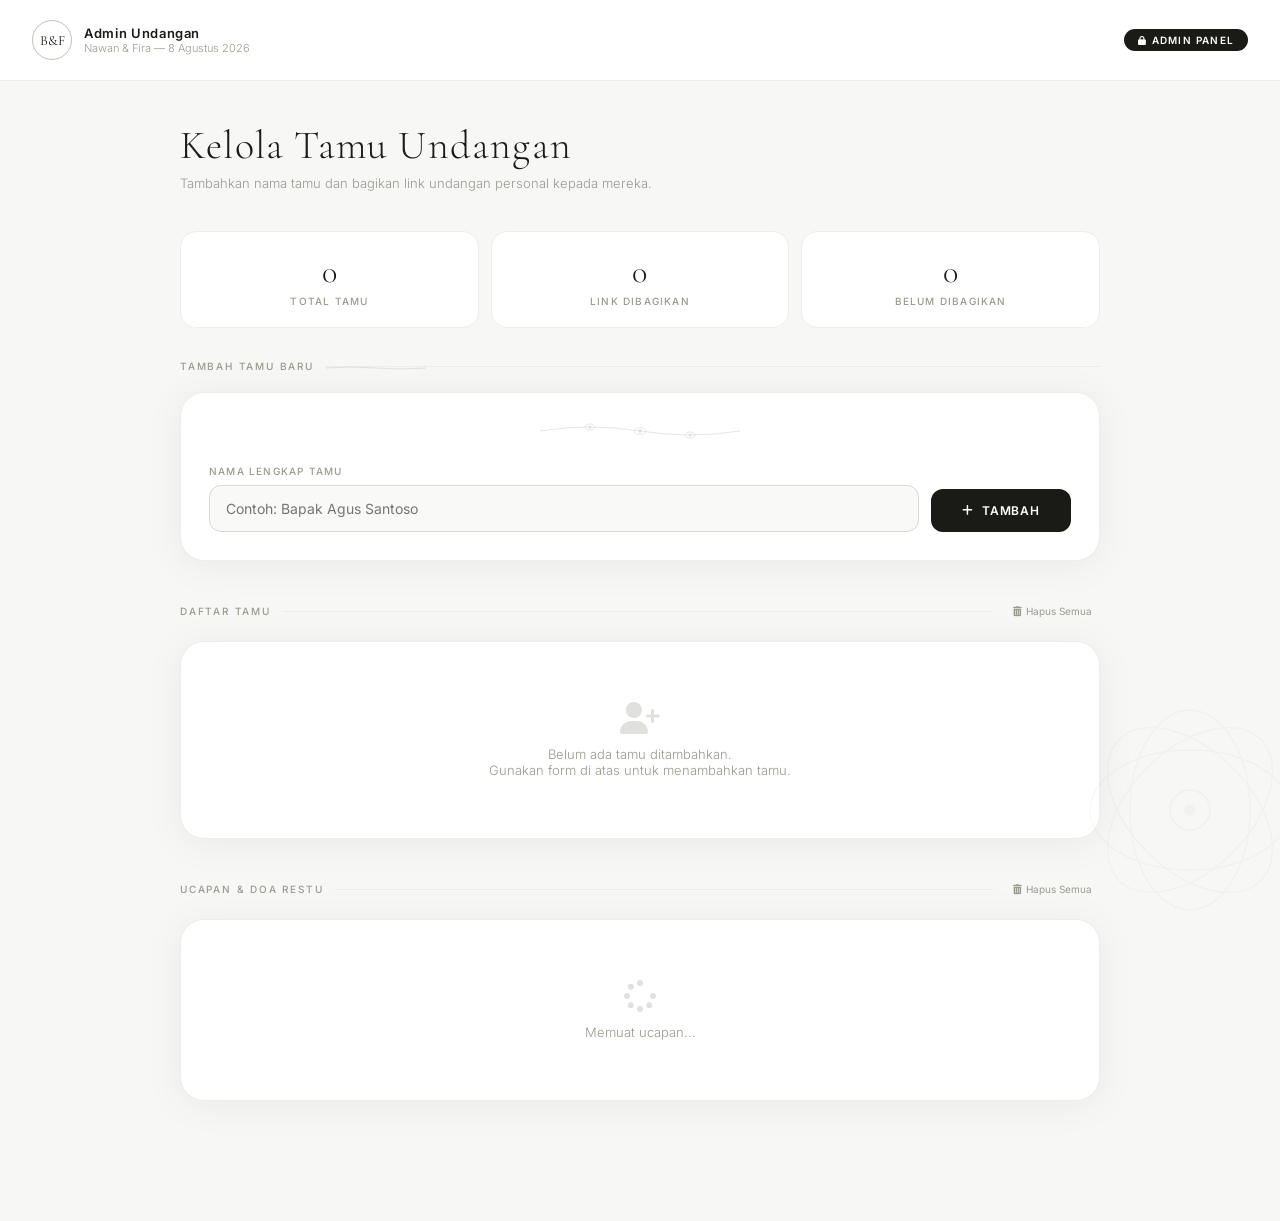
<file: admin.html>
<!DOCTYPE html>
<html lang="id">

<head>
  <meta charset="UTF-8">
  <meta name="viewport" content="width=device-width, initial-scale=1.0">
  <title>Admin — Kelola Tamu Undangan | Nawan & Fira</title>
  <meta name="robots" content="noindex, nofollow">

  <!-- Google Fonts -->
  <link rel="preconnect" href="https://fonts.googleapis.com">
  <link rel="preconnect" href="https://fonts.gstatic.com" crossorigin>
  <link href="https://fonts.googleapis.com/css2?family=Cormorant+Garamond:ital,wght@0,300;0,400;0,500;0,600;1,300;1,400&family=Inter:wght@200;300;400;500;600;700&display=swap" rel="stylesheet">

  <!-- Font Awesome -->
  <link rel="stylesheet" href="https://cdnjs.cloudflare.com/ajax/libs/font-awesome/6.4.0/css/all.min.css">

  <!-- Custom CSS -->
  <link rel="stylesheet" href="css/style.css">

  <style>
    /* ============================================================
       ADMIN PAGE — Inline Styles
       ============================================================ */
    html, body {
      height: 100%;
      background-color: var(--gray-50);
    }

    .admin-header {
      background: var(--white);
      border-bottom: 1px solid var(--gray-100);
      padding: 20px 32px;
      display: flex;
      align-items: center;
      justify-content: space-between;
      position: sticky;
      top: 0;
      z-index: 10;
    }

    .admin-header-logo {
      display: flex;
      align-items: center;
      gap: 12px;
    }

    .admin-header-monogram {
      width: 40px;
      height: 40px;
      border-radius: 50%;
      border: 1.5px solid var(--gray-300);
      display: flex;
      align-items: center;
      justify-content: center;
      font-family: var(--font-title);
      font-size: 14px;
      color: var(--black-soft);
      font-weight: 400;
    }

    .admin-header-title {
      font-family: var(--font-body);
      font-size: 13px;
      font-weight: 600;
      color: var(--black-soft);
      letter-spacing: 0.05em;
    }

    .admin-header-subtitle {
      font-size: 11px;
      color: var(--gray-400);
      font-weight: 300;
    }

    .admin-header-badge {
      background: var(--black-soft);
      color: var(--white);
      border-radius: 20px;
      padding: 5px 14px;
      font-size: 10px;
      font-weight: 600;
      letter-spacing: 0.12em;
      text-transform: uppercase;
    }

    .main-content {
      max-width: 960px;
      margin: 0 auto;
      padding: 40px 20px 80px;
    }

    .page-title {
      font-family: var(--font-title);
      font-size: 2.5rem;
      font-weight: 300;
      color: var(--black-soft);
      letter-spacing: 0.03em;
      margin-bottom: 6px;
    }

    .page-subtitle {
      font-size: 13px;
      color: var(--gray-400);
      font-weight: 300;
      margin-bottom: 40px;
    }

    /* Floral section divider */
    .floral-header-row {
      display: flex;
      align-items: center;
      gap: 12px;
      margin-bottom: 20px;
    }

    .floral-header-row .section-label {
      font-size: 10px;
      text-transform: uppercase;
      letter-spacing: 0.18em;
      color: var(--gray-400);
      font-weight: 500;
      white-space: nowrap;
    }

    .floral-header-row .divider-line {
      flex: 1;
      height: 1px;
      background: var(--gray-100);
    }

    /* Link result box */
    #link-result-box {
      display: none;
      flex-direction: column;
      gap: 12px;
      margin-top: 16px;
    }

    #link-result-box.visible { display: flex; }

    /* Guest list table */
    .guests-table {
      width: 100%;
      border-collapse: collapse;
    }

    .guests-table th {
      font-size: 10px;
      text-transform: uppercase;
      letter-spacing: 0.12em;
      color: var(--gray-400);
      font-weight: 500;
      padding: 12px 16px;
      text-align: left;
      border-bottom: 1px solid var(--gray-100);
      background: var(--gray-50);
    }

    .guests-table td {
      padding: 14px 16px;
      font-size: 13px;
      color: var(--black-soft);
      border-bottom: 1px solid var(--gray-100);
      vertical-align: middle;
    }

    .guests-table tr:last-child td { border-bottom: none; }

    .guests-table tr:hover td { background: var(--gray-50); }

    .guests-table .guest-name-cell {
      font-weight: 500;
      font-family: var(--font-title);
      font-size: 15px;
    }

    .guests-table .link-cell {
      font-family: monospace;
      font-size: 11px;
      color: var(--gray-500);
      max-width: 260px;
      overflow: hidden;
      text-overflow: ellipsis;
      white-space: nowrap;
    }

    .guests-table .action-cell {
      display: flex;
      gap: 8px;
      align-items: center;
    }

    .btn-icon {
      width: 34px;
      height: 34px;
      border-radius: 8px;
      border: 1px solid var(--gray-200);
      background: var(--white);
      display: inline-flex;
      align-items: center;
      justify-content: center;
      font-size: 12px;
      color: var(--gray-600);
      cursor: pointer;
      transition: all 0.15s;
    }

    .btn-icon:hover { background: var(--gray-50); border-color: var(--gray-400); color: var(--black-soft); }
    .btn-icon.danger:hover { background: #FEF2F2; border-color: #FECACA; color: #DC2626; }
    .btn-icon.wa:hover { background: #F0FDF4; border-color: #BBF7D0; color: #16A34A; }

    /* Empty state */
    .empty-state {
      text-align: center;
      padding: 60px 20px;
      color: var(--gray-400);
    }

    .empty-state i { font-size: 32px; margin-bottom: 12px; opacity: 0.3; }
    .empty-state p { font-size: 13px; font-weight: 300; }

    /* Toast admin */
    .admin-toast {
      position: fixed;
      bottom: 24px;
      right: 24px;
      background: var(--black-soft);
      color: var(--white);
      border-radius: 12px;
      padding: 12px 20px;
      font-size: 12px;
      font-weight: 500;
      letter-spacing: 0.03em;
      transform: translateY(80px);
      opacity: 0;
      transition: all 0.3s cubic-bezier(0.175, 0.885, 0.32, 1.275);
      z-index: 1000;
      display: flex;
      align-items: center;
      gap: 8px;
    }

    .admin-toast.visible { transform: translateY(0); opacity: 1; }

    /* Stats bar */
    .stats-bar {
      display: grid;
      grid-template-columns: repeat(3, 1fr);
      gap: 12px;
      margin-bottom: 32px;
    }

    .stat-card {
      background: var(--white);
      border: 1px solid var(--gray-100);
      border-radius: 16px;
      padding: 20px;
      text-align: center;
    }

    .stat-number {
      font-family: var(--font-title);
      font-size: 2rem;
      font-weight: 300;
      color: var(--black-soft);
      display: block;
    }

    .stat-label {
      font-size: 10px;
      text-transform: uppercase;
      letter-spacing: 0.12em;
      color: var(--gray-400);
      font-weight: 500;
      display: block;
      margin-top: 4px;
    }

    /* Floral SVG watermark */
    .page-watermark {
      position: fixed;
      bottom: -60px;
      right: -60px;
      width: 300px;
      height: 300px;
      opacity: 0.025;
      pointer-events: none;
    }

    /* Input group */
    .input-row {
      display: flex;
      gap: 12px;
      align-items: flex-end;
    }

    .input-row .input-wrap { flex: 1; }

    @media (max-width: 600px) {
      .input-row { flex-direction: column; }
      .stats-bar { grid-template-columns: 1fr; }
      .admin-header { padding: 16px 20px; }
      .main-content { padding: 24px 16px 80px; }
      .page-title { font-size: 1.8rem; }
      .guests-table .link-cell { display: none; }
    }
  </style>
</head>

<body>

  <!-- Floral watermark background -->
  <svg class="page-watermark" viewBox="0 0 300 300" fill="none">
    <ellipse cx="150" cy="150" rx="100" ry="60" stroke="#1A1A17" stroke-width="1.5" transform="rotate(0 150 150)"/>
    <ellipse cx="150" cy="150" rx="100" ry="60" stroke="#1A1A17" stroke-width="1.5" transform="rotate(45 150 150)"/>
    <ellipse cx="150" cy="150" rx="100" ry="60" stroke="#1A1A17" stroke-width="1.5" transform="rotate(90 150 150)"/>
    <ellipse cx="150" cy="150" rx="100" ry="60" stroke="#1A1A17" stroke-width="1.5" transform="rotate(135 150 150)"/>
    <circle cx="150" cy="150" r="20" stroke="#1A1A17" stroke-width="2" fill="none"/>
    <circle cx="150" cy="150" r="6" fill="#1A1A17"/>
  </svg>

  <!-- Header -->
  <header class="admin-header">
    <div class="admin-header-logo">
      <div class="admin-header-monogram">B&F</div>
      <div>
        <div class="admin-header-title">Admin Undangan</div>
        <div class="admin-header-subtitle">Nawan & Fira — 8 Agustus 2026</div>
      </div>
    </div>
    <div class="admin-header-badge">
      <i class="fas fa-lock mr-1" style="font-size:9px;"></i> Admin Panel
    </div>
  </header>

  <!-- Main Content -->
  <main class="main-content">

    <!-- Page Title -->
    <div style="margin-bottom: 32px;">
      <h1 class="page-title">Kelola Tamu Undangan</h1>
      <p class="page-subtitle">Tambahkan nama tamu dan bagikan link undangan personal kepada mereka.</p>
    </div>

    <!-- Stats Bar -->
    <div class="stats-bar">
      <div class="stat-card">
        <span class="stat-number" id="stat-total">0</span>
        <span class="stat-label">Total Tamu</span>
      </div>
      <div class="stat-card">
        <span class="stat-number" id="stat-shared">0</span>
        <span class="stat-label">Link Dibagikan</span>
      </div>
      <div class="stat-card">
        <span class="stat-number" id="stat-pending">0</span>
        <span class="stat-label">Belum Dibagikan</span>
      </div>
    </div>

    <!-- ─── Add Guest Form ─── -->
    <div class="floral-header-row">
      <span class="section-label">Tambah Tamu Baru</span>
      <div class="divider-line">
        <svg viewBox="0 0 100 4" width="100" height="4" style="display:block;">
          <path d="M0,2 Q25,0 50,2 Q75,4 100,2" stroke="var(--gray-200)" stroke-width="0.8" fill="none"/>
        </svg>
      </div>
    </div>

    <div class="admin-card" style="padding: 28px; margin-bottom: 40px;">
      <!-- Decorative floral line -->
      <div style="display:flex; align-items:center; gap:10px; margin-bottom:24px; opacity:0.5;">
        <svg viewBox="0 0 200 20" width="100%" height="20">
          <path d="M0,10 Q50,2 100,10 Q150,18 200,10" stroke="var(--gray-300)" stroke-width="0.8" fill="none"/>
          <ellipse cx="50" cy="6" rx="5" ry="3" stroke="var(--gray-300)" stroke-width="0.7" fill="none"/>
          <ellipse cx="100" cy="10" rx="6" ry="3.5" stroke="var(--gray-300)" stroke-width="0.7" fill="none"/>
          <ellipse cx="150" cy="14" rx="5" ry="3" stroke="var(--gray-300)" stroke-width="0.7" fill="none"/>
          <circle cx="50" cy="6" r="1.5" fill="var(--gray-300)"/>
          <circle cx="100" cy="10" r="1.8" fill="var(--gray-300)"/>
          <circle cx="150" cy="14" r="1.5" fill="var(--gray-300)"/>
        </svg>
      </div>

      <div class="input-row">
        <div class="input-wrap">
          <label for="input-nama" style="display:block; font-size:10px; text-transform:uppercase; letter-spacing:0.12em; color:var(--gray-400); font-weight:500; margin-bottom:8px;">
            Nama Lengkap Tamu
          </label>
          <input type="text" id="input-nama" class="admin-input" placeholder="Contoh: Bapak Agus Santoso"
            autocomplete="off" autocorrect="off" spellcheck="false">
        </div>
        <div style="min-width:140px;">
          <label style="display:block; font-size:10px; text-transform:uppercase; letter-spacing:0.12em; color:var(--gray-400); font-weight:500; margin-bottom:8px; opacity:0;">
            &nbsp;
          </label>
          <button class="admin-btn-primary" id="btn-add-guest" onclick="addGuest()">
            <i class="fas fa-plus"></i> Tambah
          </button>
        </div>
      </div>

      <!-- Live link preview -->
      <div id="link-result-box" style="margin-top:16px; display:none; flex-direction:column; gap:12px;">
        <div>
          <label style="display:block; font-size:10px; text-transform:uppercase; letter-spacing:0.12em; color:var(--gray-400); font-weight:500; margin-bottom:8px;">
            Preview Link Undangan
          </label>
          <div class="admin-link-preview" id="link-preview-text">
            —
          </div>
        </div>
        <div style="display:grid; grid-template-columns:1fr 1fr; gap:10px;">
          <button class="admin-btn-secondary" id="btn-copy-preview" onclick="copyPreviewLink()">
            <i class="far fa-copy"></i> Salin Link
          </button>
          <button class="btn-wa" id="btn-wa-preview" onclick="sharePreviewWA()">
            <i class="fab fa-whatsapp"></i> Bagikan WA
          </button>
        </div>
      </div>
    </div>

    <!-- ─── Guest List ─── -->
    <div class="floral-header-row">
      <span class="section-label">Daftar Tamu</span>
      <div class="divider-line"></div>
      <button onclick="clearAllGuests()" style="font-size:10px; color:var(--gray-400); background:none; border:none; cursor:pointer; white-space:nowrap; padding:4px 8px; border-radius:6px; transition:all 0.15s; font-family:var(--font-body);" onmouseover="this.style.background='var(--gray-100)'" onmouseout="this.style.background='none'">
        <i class="fas fa-trash-alt" style="margin-right:4px;"></i>Hapus Semua
      </button>
    </div>

    <div class="admin-card" style="overflow:hidden; padding:0;">
      <div id="guest-list-container">
        <!-- Populated by JS -->
      </div>
    </div>

    <!-- ─── Wishes List ─── -->
    <div class="floral-header-row" style="margin-top: 40px;">
      <span class="section-label">Ucapan & Doa Restu</span>
      <div class="divider-line"></div>
      <button onclick="clearAllWishes()" style="font-size:10px; color:var(--gray-400); background:none; border:none; cursor:pointer; white-space:nowrap; padding:4px 8px; border-radius:6px; transition:all 0.15s; font-family:var(--font-body);" onmouseover="this.style.background='var(--gray-100)'" onmouseout="this.style.background='none'">
        <i class="fas fa-trash-alt" style="margin-right:4px;"></i>Hapus Semua
      </button>
    </div>

    <div class="admin-card" style="overflow:hidden; padding:0; margin-bottom: 40px;">
      <div id="wishes-list-container">
        <!-- Populated by JS -->
      </div>
    </div>

  </main>

  <!-- Admin Toast -->
  <div class="admin-toast" id="admin-toast">
    <i class="fas fa-check-circle" style="color: #6EE7B7;"></i>
    <span id="admin-toast-text">Berhasil!</span>
  </div>

  <script>
    // ============================================================
    // ADMIN PANEL SCRIPT
    // ============================================================

    const STORAGE_KEY = 'wedding_admin_guests';
    const BASE_URL = window.location.origin + window.location.pathname.replace('admin.html', 'undangandigital.html');

    // State
    let guests = [];
    let toastTimer = null;

    // ─── Initialize ─────────────────────────────────────────────
    function init() {
      loadGuests();
      renderGuestList();
      updateStats();

      loadWishes();

      // Live link preview on typing
      const nameInput = document.getElementById('input-nama');
      nameInput.addEventListener('input', () => {
        const name = nameInput.value.trim();
        const box = document.getElementById('link-result-box');
        if (name.length > 0) {
          const link = generateLink(name);
          document.getElementById('link-preview-text').textContent = link;
          box.style.display = 'flex';
          box.style.flexDirection = 'column';
        } else {
          box.style.display = 'none';
        }
      });

      // Enter key to add
      nameInput.addEventListener('keydown', (e) => {
        if (e.key === 'Enter') addGuest();
      });
    }

    // ─── Generate personalized link ─────────────────────────────
    function generateLink(name) {
      return BASE_URL + '?to=' + encodeURIComponent(name);
    }

    // ─── Load/Save from localStorage ────────────────────────────
    function loadGuests() {
      guests = JSON.parse(localStorage.getItem(STORAGE_KEY)) || [];
    }

    function saveGuests() {
      localStorage.setItem(STORAGE_KEY, JSON.stringify(guests));
    }

    // ─── Add Guest ───────────────────────────────────────────────
    function addGuest() {
      const nameInput = document.getElementById('input-nama');
      const name = nameInput.value.trim();

      if (!name) {
        showAdminToast('Masukkan nama tamu terlebih dahulu.', true);
        nameInput.focus();
        return;
      }

      // Check duplicate
      if (guests.find(g => g.name.toLowerCase() === name.toLowerCase())) {
        showAdminToast('Nama tamu ini sudah ada dalam daftar.', true);
        return;
      }

      const newGuest = {
        id: Date.now(),
        name: name,
        link: generateLink(name),
        shared: false,
        addedAt: new Date().toLocaleDateString('id-ID', { day:'numeric', month:'short', year:'numeric' })
      };

      guests.unshift(newGuest);
      saveGuests();
      renderGuestList();
      updateStats();

      // Reset
      nameInput.value = '';
      document.getElementById('link-result-box').style.display = 'none';
      nameInput.focus();

      showAdminToast(`✓ ${name} berhasil ditambahkan!`);
    }

    // ─── Copy preview link ───────────────────────────────────────
    function copyPreviewLink() {
      const link = document.getElementById('link-preview-text').textContent;
      if (!link || link === '—') return;
      navigator.clipboard.writeText(link).then(() => {
        showAdminToast('Link berhasil disalin!');
      });
    }

    // ─── Share preview link via WA ───────────────────────────────
    function sharePreviewWA() {
      const link = document.getElementById('link-preview-text').textContent;
      const name = document.getElementById('input-nama').value.trim() || 'Tamu';
      if (!link || link === '—') return;
      const msg = `Assalamu'alaikum ${name},\n\nKami mengundang Anda untuk menghadiri pernikahan kami:\n\nNawan & Fira\nSabtu, 5 September 2026\n\nSilakan buka undangan online Anda di sini:\n${link}\n\nMerupakan suatu kehormatan jika Anda berkenan hadir.`;
      window.open('https://wa.me/?text=' + encodeURIComponent(msg), '_blank');
    }

    // ─── Copy link for a specific guest ─────────────────────────
    function copyGuestLink(id) {
      const guest = guests.find(g => g.id === id);
      if (!guest) return;
      navigator.clipboard.writeText(guest.link).then(() => {
        // Mark as shared
        guest.shared = true;
        saveGuests();
        renderGuestList();
        updateStats();
        showAdminToast('Link disalin — tandai sebagai dibagikan.');
      });
    }

    // ─── Share via WhatsApp for a specific guest ─────────────────
    function shareGuestWA(id) {
      const guest = guests.find(g => g.id === id);
      if (!guest) return;
      const msg = `Assalamu'alaikum ${guest.name},\n\nKami mengundang Anda untuk menghadiri pernikahan kami:\n\nNawan & Fira\nSabtu, 5 September 2026\n\nSilakan buka undangan online Anda di sini:\n${guest.link}\n\nMerupakan suatu kehormatan jika Anda berkenan hadir.`;
      window.open('https://wa.me/?text=' + encodeURIComponent(msg), '_blank');
      // Mark as shared
      guest.shared = true;
      saveGuests();
      renderGuestList();
      updateStats();
    }

    // ─── Toggle shared status ────────────────────────────────────
    function toggleShared(id) {
      const guest = guests.find(g => g.id === id);
      if (!guest) return;
      guest.shared = !guest.shared;
      saveGuests();
      renderGuestList();
      updateStats();
    }

    // ─── Remove Guest ────────────────────────────────────────────
    function removeGuest(id) {
      const guest = guests.find(g => g.id === id);
      if (!confirm(`Hapus tamu "${guest ? guest.name : ''}" dari daftar?`)) return;
      guests = guests.filter(g => g.id !== id);
      saveGuests();
      renderGuestList();
      updateStats();
      showAdminToast('Tamu dihapus dari daftar.');
    }

    // ─── Clear All ───────────────────────────────────────────────
    function clearAllGuests() {
      if (guests.length === 0) return;
      if (!confirm('Hapus semua tamu dari daftar? Tindakan ini tidak dapat dibatalkan.')) return;
      guests = [];
      saveGuests();
      renderGuestList();
      updateStats();
      showAdminToast('Semua tamu dihapus.');
    }

    // ─── Render Guest List ───────────────────────────────────────
    function renderGuestList() {
      const container = document.getElementById('guest-list-container');

      if (guests.length === 0) {
        container.innerHTML = `
          <div class="empty-state">
            <i class="fas fa-user-plus"></i>
            <p>Belum ada tamu ditambahkan.<br>Gunakan form di atas untuk menambahkan tamu.</p>
          </div>
        `;
        return;
      }

      const rows = guests.map(g => `
        <tr>
          <td>
            <div class="guest-name-cell">${escapeHtml(g.name)}</div>
            <div style="font-size:10px; color:var(--gray-400); margin-top:2px;">${g.addedAt}</div>
          </td>
          <td class="link-cell">${escapeHtml(g.link)}</td>
          <td>
            <span style="
              display:inline-flex; align-items:center; gap:4px;
              font-size:10px; font-weight:500; padding:3px 10px; border-radius:20px;
              cursor:pointer; transition: all 0.15s;
              background: ${g.shared ? 'var(--black-soft)' : 'var(--gray-100)'};
              color: ${g.shared ? 'var(--white)' : 'var(--gray-500)'};
              border: 1px solid ${g.shared ? 'var(--black-soft)' : 'var(--gray-200)'};
            " onclick="toggleShared(${g.id})" title="Klik untuk ubah status">
              ${g.shared ? '<i class="fas fa-check" style="font-size:8px;"></i> Dibagikan' : '<i class="fas fa-clock" style="font-size:8px;"></i> Belum'}
            </span>
          </td>
          <td>
            <div class="action-cell">
              <button class="btn-icon" onclick="copyGuestLink(${g.id})" title="Salin Link">
                <i class="far fa-copy"></i>
              </button>
              <button class="btn-icon wa" onclick="shareGuestWA(${g.id})" title="Bagikan ke WhatsApp">
                <i class="fab fa-whatsapp"></i>
              </button>
              <button class="btn-icon danger" onclick="removeGuest(${g.id})" title="Hapus Tamu">
                <i class="fas fa-trash-alt"></i>
              </button>
            </div>
          </td>
        </tr>
      `).join('');

      container.innerHTML = `
        <table class="guests-table">
          <thead>
            <tr>
              <th>Nama Tamu</th>
              <th class="link-cell" style="display:table-cell;">Link Undangan</th>
              <th>Status</th>
              <th>Aksi</th>
            </tr>
          </thead>
          <tbody>${rows}</tbody>
        </table>
      `;
    }

    // ─── Update Stats ────────────────────────────────────────────
    function updateStats() {
      const total = guests.length;
      const shared = guests.filter(g => g.shared).length;
      const pending = total - shared;

      document.getElementById('stat-total').textContent = total;
      document.getElementById('stat-shared').textContent = shared;
      document.getElementById('stat-pending').textContent = pending;
    }

    // ─── Toast Notification ──────────────────────────────────────
    function showAdminToast(msg, isError = false) {
      const toast = document.getElementById('admin-toast');
      const text  = document.getElementById('admin-toast-text');
      const icon  = toast.querySelector('i');

      text.textContent = msg;
      icon.style.color = isError ? '#FCA5A5' : '#6EE7B7';

      toast.classList.add('visible');
      if (toastTimer) clearTimeout(toastTimer);
      toastTimer = setTimeout(() => toast.classList.remove('visible'), 2800);
    }

    // ─── Escape HTML ─────────────────────────────────────────────
    function escapeHtml(str) {
      if (!str) return '';
      const div = document.createElement('div');
      div.textContent = str;
      return div.innerHTML;
    }

    // ============================================================
    // WISHES ADMIN — server-side via wishes.php
    // ============================================================
    const WISHES_API = 'wishes.php';
    let wishes = [];

    function loadWishes() {
      const container = document.getElementById('wishes-list-container');
      if (container) container.innerHTML = '<div class="empty-state"><i class="fas fa-spinner fa-spin"></i><p>Memuat ucapan...</p></div>';
      
      fetch(`${WISHES_API}?action=list&t=${Date.now()}`)
        .then(r => r.json())
        .then(res => {
          if (res.success) {
            wishes = res.data;
            renderWishesList();
          }
        })
        .catch(() => {
          showAdminToast('Gagal memuat ucapan dari server.', true);
        });
    }

    function removeWish(id) {
      if (!confirm('Hapus ucapan ini?')) return;
      fetch(`${WISHES_API}?action=delete&id=${encodeURIComponent(id)}`, { method: 'DELETE' })
        .then(r => r.json())
        .then(res => {
          if (res.success) {
            loadWishes();
            showAdminToast('Ucapan dihapus.');
          } else {
            showAdminToast('Gagal menghapus ucapan.', true);
          }
        })
        .catch(() => showAdminToast('Gagal menghapus ucapan.', true));
    }

    function clearAllWishes() {
      if (wishes.length === 0) return;
      if (!confirm('Hapus semua ucapan? Tindakan ini tidak dapat dibatalkan.')) return;
      fetch(`${WISHES_API}?action=clear`, { method: 'DELETE' })
        .then(r => r.json())
        .then(res => {
          if (res.success) {
            wishes = [];
            renderWishesList();
            showAdminToast('Semua ucapan dihapus.');
          }
        })
        .catch(() => showAdminToast('Gagal menghapus.', true));
    }

    function renderWishesList() {
      const container = document.getElementById('wishes-list-container');
      if (wishes.length === 0) {
        container.innerHTML = `
          <div class="empty-state">
            <i class="fas fa-comment-slash"></i>
            <p>Belum ada ucapan &amp; doa restu.</p>
          </div>
        `;
        return;
      }

      const rows = wishes.map((w) => `
        <tr>
          <td>
            <div class="guest-name-cell">${escapeHtml(w.nama)}</div>
            <div style="font-size:10px; color:var(--gray-400); margin-top:2px;">${escapeHtml(w.waktu)}</div>
            ${w.wa ? `<div style="font-size:10px; color:var(--gray-500); margin-top:2px;"><i class="fab fa-whatsapp" style="color:#25D366;"></i> ${escapeHtml(w.wa)}</div>` : ''}
          </td>
          <td>
            <span style="display:inline-flex; align-items:center; gap:4px; font-size:10px; font-weight:500; padding:3px 10px; border-radius:20px; background: ${w.kehadiran === 'hadir' ? 'var(--black-soft)' : 'var(--gray-100)'}; color: ${w.kehadiran === 'hadir' ? 'var(--white)' : 'var(--gray-500)'}; border: 1px solid ${w.kehadiran === 'hadir' ? 'var(--black-soft)' : 'var(--gray-200)'};">
              ${w.kehadiran === 'hadir' ? 'Hadir' : 'Berhalangan'}
            </span>
          </td>
          <td style="font-size:12px; line-height: 1.5; color:var(--gray-600); max-width: 300px;">
            ${escapeHtml(w.ucapan)}
          </td>
          <td>
            <div class="action-cell">
              <button class="btn-icon danger" onclick="removeWish('${escapeHtml(w.id)}')" title="Hapus Ucapan">
                <i class="fas fa-trash-alt"></i>
              </button>
            </div>
          </td>
        </tr>
      `).join('');

      container.innerHTML = `
        <table class="guests-table">
          <thead>
            <tr>
              <th>Nama Tamu</th>
              <th>Kehadiran</th>
              <th>Ucapan</th>
              <th>Aksi</th>
            </tr>
          </thead>
          <tbody>${rows}</tbody>
        </table>
      `;
    }

    // ─── Boot ────────────────────────────────────────────────────
    init();
  </script>


</body>

</html>
</file>
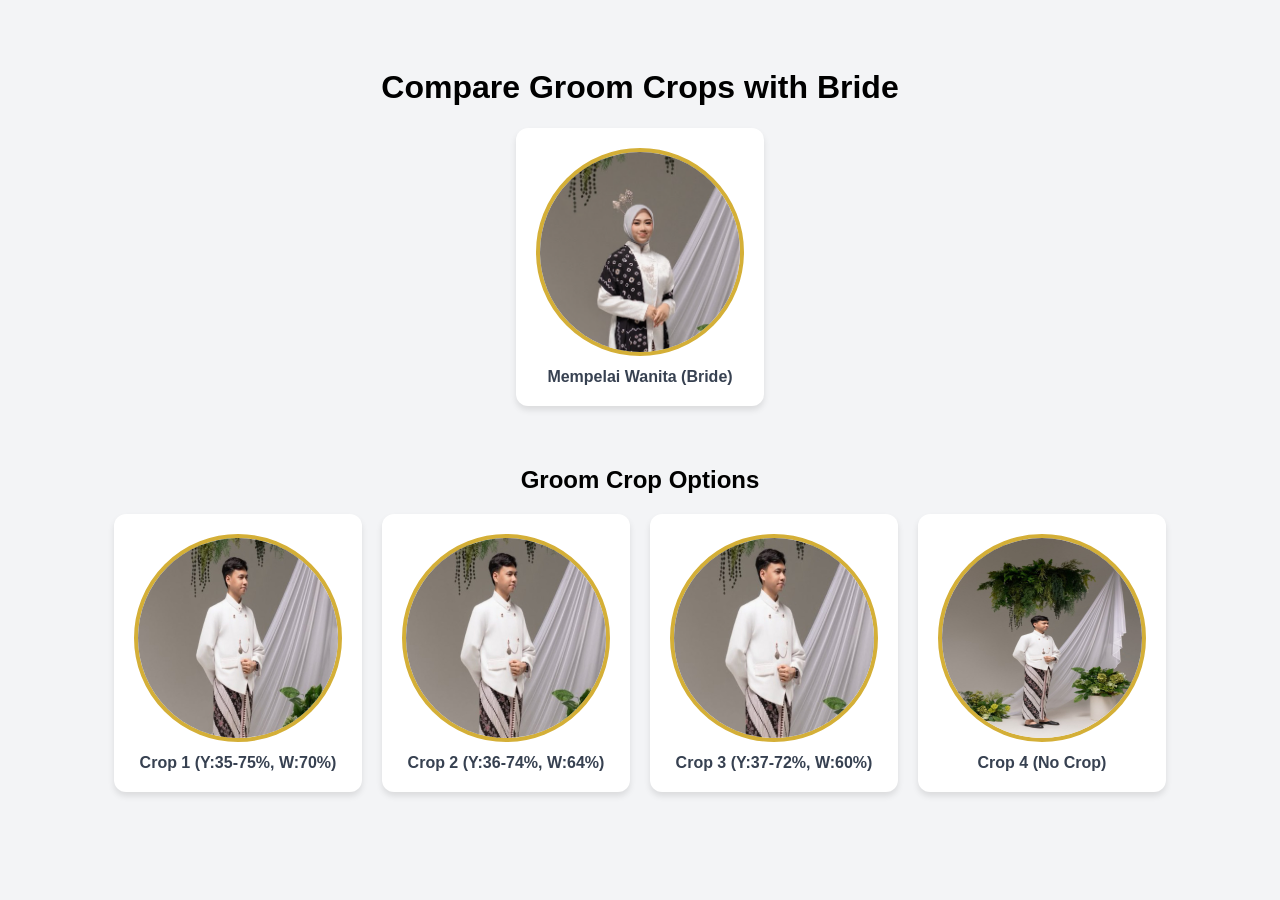
<file: test_crops.html>
<!DOCTYPE html>
<html>
<head>
  <style>
    body {
      background-color: #f3f4f6;
      font-family: sans-serif;
      padding: 40px;
      display: flex;
      flex-direction: column;
      align-items: center;
    }
    .container {
      display: flex;
      gap: 20px;
      margin-bottom: 40px;
    }
    .card {
      background: white;
      padding: 20px;
      border-radius: 12px;
      box-shadow: 0 4px 6px rgba(0,0,0,0.1);
      display: flex;
      flex-direction: column;
      align-items: center;
    }
    .profile-ring {
      width: 200px;
      height: 200px;
      border-radius: 50%;
      overflow: hidden;
      border: 4px solid #d4af37;
      margin-bottom: 12px;
    }
    .profile-ring img {
      width: 100%;
      height: 100%;
      object-cover: cover;
      object-fit: cover;
    }
    h3 {
      margin: 0;
      font-size: 16px;
      color: #374151;
    }
  </style>
</head>
<body>
  <h1>Compare Groom Crops with Bride</h1>
  <div class="container">
    <div class="card">
      <div class="profile-ring">
        <img src="images/bride.jpg" />
      </div>
      <h3>Mempelai Wanita (Bride)</h3>
    </div>
  </div>

  <h2>Groom Crop Options</h2>
  <div class="container">
    <div class="card">
      <div class="profile-ring">
        <img src="images/test_crop1.jpg" />
      </div>
      <h3>Crop 1 (Y:35-75%, W:70%)</h3>
    </div>
    <div class="card">
      <div class="profile-ring">
        <img src="images/test_crop2.jpg" />
      </div>
      <h3>Crop 2 (Y:36-74%, W:64%)</h3>
    </div>
    <div class="card">
      <div class="profile-ring">
        <img src="images/test_crop3.jpg" />
      </div>
      <h3>Crop 3 (Y:37-72%, W:60%)</h3>
    </div>
    <div class="card">
      <div class="profile-ring">
        <img src="images/test_crop4.jpg" />
      </div>
      <h3>Crop 4 (No Crop)</h3>
    </div>
  </div>
</body>
</html>
</file>
<file: css/style.css>
/* style.css - Elegant Black & White Floral Wedding Theme */

/* Google Fonts Import */
@import url('https://fonts.googleapis.com/css2?family=Cormorant+Garamond:ital,wght@0,300;0,400;0,500;0,600;0,700;1,300;1,400;1,500&family=Inter:wght@200;300;400;500;600;700&display=swap');

/* ============================================================
   CSS VARIABLES — Elegant Monochrome Palette
   ============================================================ */
:root {
  /* Whites & Creams */
  --white:       #FFFFFF;
  --off-white:   #F9F9F7;
  --warm-white:  #F4F3F0;

  /* Grays */
  --gray-50:     #F7F7F6;
  --gray-100:    #EDEDE9;
  --gray-200:    #D9D9D3;
  --gray-300:    #C2C2BA;
  --gray-400:    #9A9A90;
  --gray-500:    #72726A;
  --gray-600:    #4F4F47;
  --gray-700:    #3A3A33;

  /* Blacks */
  --black-soft:  #1A1A17;
  --black:       #0D0D0B;

  /* Accent — Pure white shimmer & near-black */
  --accent-light: rgba(255,255,255,0.85);
  --accent-dark:  rgba(20,20,18,0.9);

  /* Glass */
  --glass-bg:     rgba(249, 249, 247, 0.75);
  --glass-border: rgba(26, 26, 23, 0.12);
  --glass-nav-bg: rgba(249, 249, 247, 0.70);

  /* Typography */
  --font-title: 'Cormorant Garamond', serif;
  --font-body:  'Inter', sans-serif;

  /* Floral accent color (subtle warm gray) */
  --floral-stroke: rgba(58, 58, 51, 0.25);
}

/* ============================================================
   RESET & BASE
   ============================================================ */
*, *::before, *::after {
  box-sizing: border-box;
  margin: 0;
  padding: 0;
}

body {
  font-family: var(--font-body);
  background-color: var(--off-white);
  color: var(--black-soft);
  overflow-x: hidden;
  position: relative;
}

/* ============================================================
   CUSTOM SCROLLBAR
   ============================================================ */
::-webkit-scrollbar { width: 6px; }
::-webkit-scrollbar-track { background: var(--gray-100); }
::-webkit-scrollbar-thumb {
  background: var(--gray-400);
  border-radius: 3px;
}
::-webkit-scrollbar-thumb:hover { background: var(--gray-600); }

/* ============================================================
   SCROLL PROGRESS BAR
   ============================================================ */
#scroll-progress {
  position: fixed;
  top: 0; left: 0;
  height: 3px;
  background: linear-gradient(90deg, var(--black-soft), var(--gray-500), var(--black-soft));
  width: 0%;
  z-index: 1000;
  transition: width 0.1s ease-out;
}

/* ============================================================
   CUSTOM CURSOR (Desktop)
   ============================================================ */
#custom-cursor {
  width: 26px; height: 26px;
  border: 1.5px solid var(--black-soft);
  border-radius: 50%;
  position: fixed;
  transform: translate(-50%, -50%);
  pointer-events: none;
  z-index: 9999;
  transition: width 0.3s ease, height 0.3s ease, background-color 0.3s ease;
  mix-blend-mode: difference;
  display: none;
}

#custom-cursor-dot {
  width: 5px; height: 5px;
  background-color: var(--black-soft);
  border-radius: 50%;
  position: fixed;
  transform: translate(-50%, -50%);
  pointer-events: none;
  z-index: 9999;
  display: none;
}

@media (min-width: 1024px) {
  body.has-custom-cursor #custom-cursor,
  body.has-custom-cursor #custom-cursor-dot { display: block; }

  body.has-custom-cursor a,
  body.has-custom-cursor button,
  body.has-custom-cursor input,
  body.has-custom-cursor select,
  body.has-custom-cursor textarea,
  body.has-custom-cursor [role="button"] { cursor: none; }
}

.cursor-hover {
  width: 50px !important;
  height: 50px !important;
  background-color: rgba(26, 26, 23, 0.07) !important;
}

/* ============================================================
   TYPOGRAPHY UTILITIES
   ============================================================ */
.font-title { font-family: var(--font-title); }
.font-body  { font-family: var(--font-body); }

/* ============================================================
   GLASSMORPHISM
   ============================================================ */
.glass {
  background: var(--glass-bg);
  backdrop-filter: blur(16px);
  -webkit-backdrop-filter: blur(16px);
  border: 1px solid var(--glass-border);
}

.glass-nav {
  background: var(--glass-nav-bg);
  backdrop-filter: blur(24px);
  -webkit-backdrop-filter: blur(24px);
  border: 1px solid rgba(26,26,23,0.10);
  box-shadow: 0 4px 30px rgba(0,0,0,0.05);
}

/* ============================================================
   COLOR & ACCENT UTILITIES
   ============================================================ */

/* Replaces .text-gold — now elegant near-black */
.text-accent {
  color: var(--black-soft);
  font-weight: 500;
}

/* Main accent gradient — dark to mid gray */
.bg-accent-gradient {
  background: linear-gradient(135deg, var(--black-soft) 0%, var(--gray-600) 100%);
}

/* Border accent */
.border-accent {
  border-color: rgba(26, 26, 23, 0.30);
}

.border-accent-focus:focus {
  border-color: var(--black-soft);
  outline: none;
  box-shadow: 0 0 0 3px rgba(26, 26, 23, 0.10);
}

/* ============================================================
   LOADING & COVER TRANSITIONS
   ============================================================ */
#loading-screen {
  transition: opacity 0.8s cubic-bezier(0.25, 1, 0.5, 1), visibility 0.8s;
}

#cover-screen {
  transition: transform 1.2s cubic-bezier(0.85, 0, 0.15, 1),
              opacity 1.2s cubic-bezier(0.85, 0, 0.15, 1);
}

/* ============================================================
   EQUALIZER VISUALIZER
   ============================================================ */
.equalizer {
  display: flex;
  align-items: flex-end;
  gap: 3px;
  width: 24px;
  height: 20px;
}

.eq-bar {
  width: 3px;
  height: 2px;
  background-color: var(--black-soft);
  border-radius: 2px;
  transition: height 0.1s ease;
}

.eq-bar.animating {
  animation: eqBounce 1.2s ease-in-out infinite alternate;
}

.eq-bar:nth-child(1) { animation-delay: 0.1s; }
.eq-bar:nth-child(2) { animation-delay: 0.3s; }
.eq-bar:nth-child(3) { animation-delay: 0.5s; }
.eq-bar:nth-child(4) { animation-delay: 0.2s; }

@keyframes eqBounce {
  0%   { height: 2px; }
  100% { height: 20px; }
}

/* ============================================================
   FLORAL FLOATING ANIMATIONS
   ============================================================ */
.floating-floral {
  pointer-events: none;
  animation: floatFloral 8s ease-in-out infinite alternate;
}

.floating-floral-delayed {
  pointer-events: none;
  animation: floatFloral 10s ease-in-out infinite alternate-reverse;
  animation-delay: 2s;
}

@keyframes floatFloral {
  0%   { transform: translateY(0) rotate(0deg); }
  100% { transform: translateY(-15px) rotate(5deg); }
}

/* ============================================================
   PETALS CANVAS
   ============================================================ */
#petals-canvas {
  position: fixed;
  top: 0; left: 0;
  width: 100%; height: 100%;
  pointer-events: none;
  z-index: 100;
}

/* ============================================================
   COVER PHOTO ZOOM
   ============================================================ */
.zoom-in-bg {
  animation: zoomInCover 22s ease-out infinite alternate;
}

@keyframes zoomInCover {
  0%   { transform: scale(1); }
  100% { transform: scale(1.08); }
}

/* ============================================================
   LIGHTBOX MODAL
   ============================================================ */
.lightbox-modal {
  display: none;
  position: fixed;
  top: 0; left: 0;
  width: 100%; height: 100%;
  background: rgba(10, 10, 9, 0.96);
  backdrop-filter: blur(10px);
  -webkit-backdrop-filter: blur(10px);
  z-index: 9999;
  justify-content: center;
  align-items: center;
}

.lightbox-content {
  max-width: 90%;
  max-height: 80%;
  transform: scale(0.9);
  transition: transform 0.3s cubic-bezier(0.34, 1.56, 0.64, 1);
}

.lightbox-modal.active .lightbox-content {
  transform: scale(1);
}

/* ============================================================
   FLOATING LABEL ANIMATION
   ============================================================ */
.floating-label-group { position: relative; }

.floating-label-group input:placeholder-shown ~ label,
.floating-label-group textarea:placeholder-shown ~ label {
  font-size: 0.95rem;
  top: 1rem;
  left: 1rem;
  color: var(--gray-500);
  opacity: 0.7;
}

.floating-label-group label,
.floating-label-group input:focus ~ label,
.floating-label-group input:not(:placeholder-shown) ~ label,
.floating-label-group textarea:focus ~ label,
.floating-label-group textarea:not(:placeholder-shown) ~ label {
  position: absolute;
  left: 1rem;
  top: 0.25rem;
  font-size: 0.75rem;
  color: var(--black-soft);
  opacity: 1;
  transition: all 0.2s ease;
  pointer-events: none;
}

.floating-label-group input,
.floating-label-group textarea {
  padding-top: 1.5rem;
  padding-bottom: 0.5rem;
}

/* ============================================================
   TIMELINE
   ============================================================ */
.timeline-line {
  background: linear-gradient(180deg, var(--black-soft) 0%, rgba(26,26,23,0.08) 100%);
}

.timeline-dot {
  box-shadow: 0 0 0 4px rgba(26, 26, 23, 0.12);
}

/* ============================================================
   BUTTON MICRO-INTERACTIONS
   ============================================================ */
.btn-magnetic {
  transition: transform 0.2s cubic-bezier(0.25, 1, 0.5, 1);
}

.ripple-btn {
  position: relative;
  overflow: hidden;
}

.ripple {
  position: absolute;
  background: rgba(255, 255, 255, 0.25);
  border-radius: 50%;
  transform: scale(0);
  animation: rippleEffect 0.6s linear;
  pointer-events: none;
}

@keyframes rippleEffect {
  to { transform: scale(4); opacity: 0; }
}

/* ============================================================
   TOAST NOTIFICATION
   ============================================================ */
.toast-container {
  position: fixed;
  bottom: 2rem;
  left: 50%;
  transform: translateX(-50%) translateY(100px);
  opacity: 0;
  z-index: 10000;
  transition: transform 0.4s cubic-bezier(0.175, 0.885, 0.32, 1.275),
              opacity 0.4s ease;
}

.toast-container.active {
  transform: translateX(-50%) translateY(0);
  opacity: 1;
}

/* ============================================================
   FLORAL SVG DECORATIONS — Monochrome
   ============================================================ */
.floral-svg {
  fill: none;
  stroke: var(--floral-stroke);
  stroke-width: 0.8;
  stroke-linecap: round;
  stroke-linejoin: round;
  opacity: 1;
}

/* ============================================================
   LAZY LOAD / BLUR-UP TRANSITION
   ============================================================ */
.lazy-svg {
  filter: blur(15px);
  transition: filter 0.8s cubic-bezier(0.25, 1, 0.5, 1), opacity 0.8s ease;
  will-change: filter;
}

.lazy-svg.loaded { filter: blur(0); }

.lazy-svg-wrapper {
  position: relative;
  overflow: hidden;
}

.lazy-svg-wrapper::before {
  content: '';
  position: absolute;
  inset: 0;
  background: linear-gradient(
    90deg,
    transparent 0%,
    rgba(180, 180, 170, 0.08) 50%,
    transparent 100%
  );
  background-size: 200% 100%;
  animation: shimmerMono 1.8s ease-in-out infinite;
  z-index: 1;
  pointer-events: none;
  border-radius: inherit;
  transition: opacity 0.5s ease;
}

.lazy-svg-wrapper.loaded::before {
  opacity: 0;
  pointer-events: none;
}

@keyframes shimmerMono {
  0%   { background-position: -200% 0; }
  100% { background-position:  200% 0; }
}

/* ============================================================
   FLORAL DECORATION SYSTEM
   Rule: all ornaments must accent, never dominate.
   Opacities capped at 18% for bg elements, 22% for corner art.
   ============================================================ */

/* ── Repeating Tile Backgrounds ─────────────────────────────── */

/* Light sections: scattered tiny rosette tile */
.floral-bg-light {
  background-image: url("data:image/svg+xml,%3Csvg xmlns='http://www.w3.org/2000/svg' width='120' height='120' viewBox='0 0 120 120'%3E%3Cg opacity='1'%3E%3Cellipse cx='60' cy='60' rx='10' ry='6' stroke='%231A1A17' stroke-width='0.7' fill='none' transform='rotate(0 60 60)'/%3E%3Cellipse cx='60' cy='60' rx='10' ry='6' stroke='%231A1A17' stroke-width='0.7' fill='none' transform='rotate(60 60 60)'/%3E%3Cellipse cx='60' cy='60' rx='10' ry='6' stroke='%231A1A17' stroke-width='0.7' fill='none' transform='rotate(120 60 60)'/%3E%3Ccircle cx='60' cy='60' r='2.5' stroke='%231A1A17' stroke-width='0.6' fill='none'/%3E%3Ccircle cx='60' cy='60' r='0.8' fill='%231A1A17'/%3E%3Ccircle cx='10' cy='10' r='1' fill='%231A1A17' opacity='0.5'/%3E%3Ccircle cx='110' cy='110' r='1' fill='%231A1A17' opacity='0.5'/%3E%3Ccircle cx='110' cy='10' r='0.7' fill='%231A1A17' opacity='0.4'/%3E%3Ccircle cx='10' cy='110' r='0.7' fill='%231A1A17' opacity='0.4'/%3E%3C/g%3E%3C/svg%3E");
  background-size: 120px 120px;
  background-repeat: repeat;
}
.floral-bg-light::before {
  content: '';
  position: absolute;
  inset: 0;
  background: inherit;
  background-size: inherit;
  opacity: 0.04;
  pointer-events: none;
  z-index: 0;
}

/* Dark sections: scattered white petals tile */
.floral-bg-dark {
  background-image: url("data:image/svg+xml,%3Csvg xmlns='http://www.w3.org/2000/svg' width='100' height='100' viewBox='0 0 100 100'%3E%3Cellipse cx='50' cy='50' rx='12' ry='7' stroke='white' stroke-width='0.6' fill='none' transform='rotate(0 50 50)'/%3E%3Cellipse cx='50' cy='50' rx='12' ry='7' stroke='white' stroke-width='0.6' fill='none' transform='rotate(72 50 50)'/%3E%3Cellipse cx='50' cy='50' rx='12' ry='7' stroke='white' stroke-width='0.6' fill='none' transform='rotate(144 50 50)'/%3E%3Ccircle cx='50' cy='50' r='2' fill='white' opacity='0.5'/%3E%3Ccircle cx='8' cy='8' r='0.8' fill='white' opacity='0.3'/%3E%3Ccircle cx='92' cy='92' r='0.8' fill='white' opacity='0.3'/%3E%3C/svg%3E");
  background-size: 100px 100px;
  background-repeat: repeat;
}
.floral-bg-dark::before {
  content: '';
  position: absolute;
  inset: 0;
  background: inherit;
  background-size: inherit;
  opacity: 0.05;
  pointer-events: none;
  z-index: 0;
}

/* ── Corner Bouquet Ornaments (pure CSS pseudo-elements) ─────── */

/* Top-left corner: a trailing floral branch */
.floral-corner-tl::before {
  content: '';
  position: absolute;
  top: 0;
  left: 0;
  width: 220px;
  height: 220px;
  background-image: url("data:image/svg+xml,%3Csvg xmlns='http://www.w3.org/2000/svg' viewBox='0 0 200 200'%3E%3Cg fill='none' stroke='%231A1A17' stroke-linecap='round' stroke-linejoin='round'%3E%3Cpath d='M0,0 Q30,50 60,80 Q90,110 140,160 Q160,180 180,200' stroke-width='0.8' opacity='0.5'/%3E%3Cpath d='M0,40 Q20,20 40,5' stroke-width='0.7' opacity='0.45'/%3E%3Cpath d='M40,0 Q20,20 5,40' stroke-width='0.6' opacity='0.4'/%3E%3Cpath d='M60,80 Q80,60 95,45' stroke-width='0.6' opacity='0.4'/%3E%3Cpath d='M60,80 Q40,95 28,108' stroke-width='0.5' opacity='0.35'/%3E%3Cellipse cx='60' cy='80' rx='11' ry='7' stroke-width='0.7' opacity='0.5' transform='rotate(30 60 80)'/%3E%3Cellipse cx='60' cy='80' rx='11' ry='7' stroke-width='0.7' opacity='0.5' transform='rotate(-30 60 80)'/%3E%3Ccircle cx='60' cy='80' r='3' fill='%231A1A17' opacity='0.12'/%3E%3Cellipse cx='115' cy='130' rx='8' ry='5' stroke-width='0.6' opacity='0.4' transform='rotate(45 115 130)'/%3E%3Cellipse cx='115' cy='130' rx='8' ry='5' stroke-width='0.6' opacity='0.4' transform='rotate(-15 115 130)'/%3E%3Ccircle cx='115' cy='130' r='2' fill='%231A1A17' opacity='0.1'/%3E%3Cpath d='M45 60 Q55 45 68 48 Q62 60 45 60 Z' stroke-width='0.5' opacity='0.4'/%3E%3Cpath d='M30 95 Q18 85 20 72 Q32 80 30 95 Z' stroke-width='0.5' opacity='0.35'/%3E%3Cpath d='M90 110 Q100 95 114 98 Q108 112 90 110 Z' stroke-width='0.5' opacity='0.35'/%3E%3Ccircle cx='25' cy='5' r='1.2' fill='%231A1A17' opacity='0.3'/%3E%3Ccircle cx='5' cy='25' r='1' fill='%231A1A17' opacity='0.25'/%3E%3Ccircle cx='155' cy='170' r='1.5' fill='%231A1A17' opacity='0.2'/%3E%3Ccircle cx='170' cy='155' r='1' fill='%231A1A17' opacity='0.18'/%3E%3C/g%3E%3C/svg%3E");
  background-size: 100%;
  background-repeat: no-repeat;
  opacity: 0.18;
  pointer-events: none;
  z-index: 0;
}

/* Bottom-right corner: mirrored branch */
.floral-corner-br::after {
  content: '';
  position: absolute;
  bottom: 0;
  right: 0;
  width: 220px;
  height: 220px;
  background-image: url("data:image/svg+xml,%3Csvg xmlns='http://www.w3.org/2000/svg' viewBox='0 0 200 200'%3E%3Cg fill='none' stroke='%231A1A17' stroke-linecap='round' stroke-linejoin='round'%3E%3Cpath d='M0,0 Q30,50 60,80 Q90,110 140,160 Q160,180 180,200' stroke-width='0.8' opacity='0.5'/%3E%3Cpath d='M0,40 Q20,20 40,5' stroke-width='0.7' opacity='0.45'/%3E%3Cpath d='M40,0 Q20,20 5,40' stroke-width='0.6' opacity='0.4'/%3E%3Cpath d='M60,80 Q80,60 95,45' stroke-width='0.6' opacity='0.4'/%3E%3Cpath d='M60,80 Q40,95 28,108' stroke-width='0.5' opacity='0.35'/%3E%3Cellipse cx='60' cy='80' rx='11' ry='7' stroke-width='0.7' opacity='0.5' transform='rotate(30 60 80)'/%3E%3Cellipse cx='60' cy='80' rx='11' ry='7' stroke-width='0.7' opacity='0.5' transform='rotate(-30 60 80)'/%3E%3Ccircle cx='60' cy='80' r='3' fill='%231A1A17' opacity='0.12'/%3E%3Cellipse cx='115' cy='130' rx='8' ry='5' stroke-width='0.6' opacity='0.4' transform='rotate(45 115 130)'/%3E%3Cellipse cx='115' cy='130' rx='8' ry='5' stroke-width='0.6' opacity='0.4' transform='rotate(-15 115 130)'/%3E%3Ccircle cx='115' cy='130' r='2' fill='%231A1A17' opacity='0.1'/%3E%3Cpath d='M45 60 Q55 45 68 48 Q62 60 45 60 Z' stroke-width='0.5' opacity='0.4'/%3E%3Cpath d='M30 95 Q18 85 20 72 Q32 80 30 95 Z' stroke-width='0.5' opacity='0.35'/%3E%3Cpath d='M90 110 Q100 95 114 98 Q108 112 90 110 Z' stroke-width='0.5' opacity='0.35'/%3E%3Ccircle cx='25' cy='5' r='1.2' fill='%231A1A17' opacity='0.3'/%3E%3Ccircle cx='5' cy='25' r='1' fill='%231A1A17' opacity='0.25'/%3E%3Ccircle cx='155' cy='170' r='1.5' fill='%231A1A17' opacity='0.2'/%3E%3Ccircle cx='170' cy='155' r='1' fill='%231A1A17' opacity='0.18'/%3E%3C/g%3E%3C/svg%3E");
  background-size: 100%;
  background-repeat: no-repeat;
  transform: rotate(180deg);
  opacity: 0.18;
  pointer-events: none;
  z-index: 0;
}

/* White version for dark sections */
.floral-corner-tl-white::before {
  content: '';
  position: absolute;
  top: 0; left: 0;
  width: 200px; height: 200px;
  background-image: url("data:image/svg+xml,%3Csvg xmlns='http://www.w3.org/2000/svg' viewBox='0 0 200 200'%3E%3Cg fill='none' stroke='white' stroke-linecap='round' stroke-linejoin='round'%3E%3Cpath d='M0,0 Q30,50 60,80 Q90,110 140,160 Q160,180 180,200' stroke-width='0.8' opacity='0.6'/%3E%3Cpath d='M0,40 Q20,20 40,5' stroke-width='0.7' opacity='0.5'/%3E%3Cpath d='M40,0 Q20,20 5,40' stroke-width='0.6' opacity='0.45'/%3E%3Cellipse cx='60' cy='80' rx='11' ry='7' stroke-width='0.8' opacity='0.55' transform='rotate(30 60 80)'/%3E%3Cellipse cx='60' cy='80' rx='11' ry='7' stroke-width='0.8' opacity='0.55' transform='rotate(-30 60 80)'/%3E%3Ccircle cx='60' cy='80' r='3' fill='white' opacity='0.2'/%3E%3Cellipse cx='115' cy='130' rx='8' ry='5' stroke-width='0.7' opacity='0.45' transform='rotate(45 115 130)'/%3E%3Cellipse cx='115' cy='130' rx='8' ry='5' stroke-width='0.7' opacity='0.45' transform='rotate(-15 115 130)'/%3E%3Cpath d='M45 60 Q55 45 68 48 Q62 60 45 60 Z' stroke-width='0.6' opacity='0.4'/%3E%3Cpath d='M30 95 Q18 85 20 72 Q32 80 30 95 Z' stroke-width='0.5' opacity='0.38'/%3E%3Ccircle cx='25' cy='5' r='1.2' fill='white' opacity='0.4'/%3E%3Ccircle cx='5' cy='25' r='1' fill='white' opacity='0.35'/%3E%3C/g%3E%3C/svg%3E");
  background-size: 100%;
  background-repeat: no-repeat;
  opacity: 0.16;
  pointer-events: none;
  z-index: 0;
}
.floral-corner-br-white::after {
  content: '';
  position: absolute;
  bottom: 0; right: 0;
  width: 200px; height: 200px;
  background-image: url("data:image/svg+xml,%3Csvg xmlns='http://www.w3.org/2000/svg' viewBox='0 0 200 200'%3E%3Cg fill='none' stroke='white' stroke-linecap='round' stroke-linejoin='round'%3E%3Cpath d='M0,0 Q30,50 60,80 Q90,110 140,160 Q160,180 180,200' stroke-width='0.8' opacity='0.6'/%3E%3Cpath d='M0,40 Q20,20 40,5' stroke-width='0.7' opacity='0.5'/%3E%3Cpath d='M40,0 Q20,20 5,40' stroke-width='0.6' opacity='0.45'/%3E%3Cellipse cx='60' cy='80' rx='11' ry='7' stroke-width='0.8' opacity='0.55' transform='rotate(30 60 80)'/%3E%3Cellipse cx='60' cy='80' rx='11' ry='7' stroke-width='0.8' opacity='0.55' transform='rotate(-30 60 80)'/%3E%3Ccircle cx='60' cy='80' r='3' fill='white' opacity='0.2'/%3E%3Cellipse cx='115' cy='130' rx='8' ry='5' stroke-width='0.7' opacity='0.45' transform='rotate(45 115 130)'/%3E%3Cellipse cx='115' cy='130' rx='8' ry='5' stroke-width='0.7' opacity='0.45' transform='rotate(-15 115 130)'/%3E%3Cpath d='M45 60 Q55 45 68 48 Q62 60 45 60 Z' stroke-width='0.6' opacity='0.4'/%3E%3Cpath d='M30 95 Q18 85 20 72 Q32 80 30 95 Z' stroke-width='0.5' opacity='0.38'/%3E%3Ccircle cx='25' cy='5' r='1.2' fill='white' opacity='0.4'/%3E%3Ccircle cx='5' cy='25' r='1' fill='white' opacity='0.35'/%3E%3C/g%3E%3C/svg%3E");
  background-size: 100%;
  background-repeat: no-repeat;
  transform: rotate(180deg);
  opacity: 0.16;
  pointer-events: none;
  z-index: 0;
}

/* ── Side Vine Ornaments ─────────────────────────────────────── */

/* Left side vertical vine */
.floral-vine-left::before {
  content: '';
  position: absolute;
  left: 0; top: 0;
  width: 80px; height: 100%;
  background-image: url("data:image/svg+xml,%3Csvg xmlns='http://www.w3.org/2000/svg' viewBox='0 0 60 400' preserveAspectRatio='none'%3E%3Cg fill='none' stroke='%231A1A17' stroke-linecap='round'%3E%3Cpath d='M50,10 Q35,50 40,100 Q45,150 30,200 Q15,250 35,300 Q50,350 40,390' stroke-width='0.8' opacity='0.5'/%3E%3Cellipse cx='40' cy='100' rx='9' ry='5.5' stroke-width='0.7' opacity='0.45' transform='rotate(20 40 100)'/%3E%3Cellipse cx='40' cy='100' rx='9' ry='5.5' stroke-width='0.7' opacity='0.45' transform='rotate(-40 40 100)'/%3E%3Ccircle cx='40' cy='100' r='2' fill='%231A1A17' opacity='0.15'/%3E%3Cellipse cx='30' cy='200' rx='8' ry='5' stroke-width='0.6' opacity='0.4' transform='rotate(10 30 200)'/%3E%3Cellipse cx='30' cy='200' rx='8' ry='5' stroke-width='0.6' opacity='0.4' transform='rotate(-50 30 200)'/%3E%3Ccircle cx='30' cy='200' r='2' fill='%231A1A17' opacity='0.12'/%3E%3Cellipse cx='35' cy='300' rx='7' ry='4' stroke-width='0.6' opacity='0.38' transform='rotate(30 35 300)'/%3E%3Cellipse cx='35' cy='300' rx='7' ry='4' stroke-width='0.6' opacity='0.38' transform='rotate(-30 35 300)'/%3E%3Cpath d='M40 80 Q52 70 58 58 Q50 72 40 80 Z' stroke-width='0.5' opacity='0.38'/%3E%3Cpath d='M30 185 Q18 175 18 162 Q28 172 30 185 Z' stroke-width='0.5' opacity='0.35'/%3E%3Cpath d='M35 285 Q46 275 52 263 Q44 277 35 285 Z' stroke-width='0.5' opacity='0.33'/%3E%3Ccircle cx='55' cy='15' r='1' fill='%231A1A17' opacity='0.28'/%3E%3Ccircle cx='45' cy='155' r='0.8' fill='%231A1A17' opacity='0.22'/%3E%3Ccircle cx='50' cy='255' r='1' fill='%231A1A17' opacity='0.2'/%3E%3C/g%3E%3C/svg%3E");
  background-size: 60px 100%;
  background-repeat: no-repeat;
  opacity: 0.15;
  pointer-events: none;
  z-index: 0;
}

/* Right side vertical vine (mirrored) */
.floral-vine-right::after {
  content: '';
  position: absolute;
  right: 0; top: 0;
  width: 80px; height: 100%;
  background-image: url("data:image/svg+xml,%3Csvg xmlns='http://www.w3.org/2000/svg' viewBox='0 0 60 400' preserveAspectRatio='none'%3E%3Cg fill='none' stroke='%231A1A17' stroke-linecap='round'%3E%3Cpath d='M50,10 Q35,50 40,100 Q45,150 30,200 Q15,250 35,300 Q50,350 40,390' stroke-width='0.8' opacity='0.5'/%3E%3Cellipse cx='40' cy='100' rx='9' ry='5.5' stroke-width='0.7' opacity='0.45' transform='rotate(20 40 100)'/%3E%3Cellipse cx='40' cy='100' rx='9' ry='5.5' stroke-width='0.7' opacity='0.45' transform='rotate(-40 40 100)'/%3E%3Ccircle cx='40' cy='100' r='2' fill='%231A1A17' opacity='0.15'/%3E%3Cellipse cx='30' cy='200' rx='8' ry='5' stroke-width='0.6' opacity='0.4' transform='rotate(10 30 200)'/%3E%3Cellipse cx='30' cy='200' rx='8' ry='5' stroke-width='0.6' opacity='0.4' transform='rotate(-50 30 200)'/%3E%3Ccircle cx='30' cy='200' r='2' fill='%231A1A17' opacity='0.12'/%3E%3Cellipse cx='35' cy='300' rx='7' ry='4' stroke-width='0.6' opacity='0.38' transform='rotate(30 35 300)'/%3E%3Cellipse cx='35' cy='300' rx='7' ry='4' stroke-width='0.6' opacity='0.38' transform='rotate(-30 35 300)'/%3E%3Cpath d='M40 80 Q52 70 58 58 Q50 72 40 80 Z' stroke-width='0.5' opacity='0.38'/%3E%3Cpath d='M30 185 Q18 175 18 162 Q28 172 30 185 Z' stroke-width='0.5' opacity='0.35'/%3E%3Cpath d='M35 285 Q46 275 52 263 Q44 277 35 285 Z' stroke-width='0.5' opacity='0.33'/%3E%3Ccircle cx='55' cy='15' r='1' fill='%231A1A17' opacity='0.28'/%3E%3Ccircle cx='45' cy='155' r='0.8' fill='%231A1A17' opacity='0.22'/%3E%3Ccircle cx='50' cy='255' r='1' fill='%231A1A17' opacity='0.2'/%3E%3C/g%3E%3C/svg%3E");
  background-size: 60px 100%;
  background-repeat: no-repeat;
  background-position: right top;
  transform: scaleX(-1);
  transform-origin: right center;
  opacity: 0.15;
  pointer-events: none;
  z-index: 0;
}

/* ── Floral Section Divider ──────────────────────────────────── */
.floral-section-divider {
  display: flex;
  align-items: center;
  justify-content: center;
  gap: 12px;
  margin: 0 auto 1.5rem;
  max-width: 280px;
}
.floral-section-divider::before,
.floral-section-divider::after {
  content: '';
  flex: 1;
  height: 1px;
  background: linear-gradient(90deg, transparent, rgba(26,26,23,0.2), transparent);
}
.floral-section-divider svg { flex-shrink: 0; }

/* ── Floral Header Ornament ──────────────────────────────────── */
.section-header-floral {
  display: flex;
  align-items: center;
  justify-content: center;
  margin-top: 16px;
  margin-bottom: 0;
  gap: 10px;
}
.section-header-floral .line {
  width: 32px;
  height: 1px;
  background: linear-gradient(90deg, transparent, rgba(26,26,23,0.3));
}
.section-header-floral .line-r {
  background: linear-gradient(90deg, rgba(26,26,23,0.3), transparent);
}


/* ============================================================
   FLORAL BORDER ORNAMENT (decorative HR-style dividers)
   ============================================================ */
.floral-divider {
  display: flex;
  align-items: center;
  gap: 0.75rem;
  margin: 0 auto;
}

.floral-divider::before,
.floral-divider::after {
  content: '';
  flex: 1;
  height: 1px;
  background: linear-gradient(90deg, transparent, var(--gray-300), transparent);
}

/* ============================================================
   SECTION ACCENT LINE
   ============================================================ */
.section-line {
  width: 48px;
  height: 1px;
  background: linear-gradient(90deg, var(--black-soft), var(--gray-400));
  margin: 0 auto;
}

/* ============================================================
   HERO ORNAMENT
   ============================================================ */
.hero-ornament {
  width: 64px;
  height: 1px;
  background: linear-gradient(90deg, var(--black-soft), var(--gray-400));
  position: relative;
}

.hero-ornament-icon {
  color: var(--black-soft);
  position: absolute;
  top: -4px;
  left: 50%;
  transform: translateX(-50%);
  background: var(--off-white);
  padding: 0 8px;
  font-size: 8px;
}

/* ============================================================
   COVER SCREEN GRADIENT — B&W cinematic
   ============================================================ */
.cover-gradient {
  background: linear-gradient(to top, #000 0%, rgba(0,0,0,0.5) 50%, rgba(0,0,0,0.75) 100%);
}

/* ============================================================
   PROFILE IMAGE RING — Monochrome
   ============================================================ */
.profile-ring {
  border: 1.5px solid rgba(26, 26, 23, 0.20);
  box-shadow: 0 0 0 6px rgba(26, 26, 23, 0.04), 0 20px 60px rgba(0,0,0,0.08);
}

/* ============================================================
   COUNTDOWN CARD
   ============================================================ */
.countdown-card {
  background: var(--white);
  border: 1px solid var(--gray-100);
  box-shadow: 0 2px 20px rgba(0,0,0,0.04);
}

/* ============================================================
   NAV LINK ACTIVE STATE
   ============================================================ */
.nav-link-active {
  color: var(--black-soft) !important;
  font-weight: 600 !important;
}

/* ============================================================
   ADMIN PAGE STYLES (admin.html)
   ============================================================ */
.admin-card {
  background: var(--white);
  border: 1px solid var(--gray-100);
  border-radius: 24px;
  box-shadow: 0 4px 40px rgba(0,0,0,0.06);
}

.admin-input {
  width: 100%;
  border: 1px solid var(--gray-200);
  border-radius: 12px;
  padding: 14px 16px;
  font-size: 14px;
  font-family: var(--font-body);
  color: var(--black-soft);
  background: var(--off-white);
  transition: border-color 0.2s, box-shadow 0.2s;
  outline: none;
}

.admin-input:focus {
  border-color: var(--black-soft);
  box-shadow: 0 0 0 3px rgba(26, 26, 23, 0.08);
  background: var(--white);
}

.admin-btn-primary {
  display: inline-flex;
  align-items: center;
  justify-content: center;
  gap: 8px;
  background: var(--black-soft);
  color: var(--white);
  border: none;
  border-radius: 12px;
  padding: 14px 24px;
  font-size: 12px;
  font-family: var(--font-body);
  font-weight: 600;
  letter-spacing: 0.08em;
  text-transform: uppercase;
  cursor: pointer;
  transition: background 0.2s, transform 0.15s;
  width: 100%;
}

.admin-btn-primary:hover {
  background: var(--gray-700);
  transform: translateY(-1px);
}

.admin-btn-secondary {
  display: inline-flex;
  align-items: center;
  justify-content: center;
  gap: 8px;
  background: transparent;
  color: var(--black-soft);
  border: 1.5px solid var(--gray-300);
  border-radius: 12px;
  padding: 13px 24px;
  font-size: 12px;
  font-family: var(--font-body);
  font-weight: 600;
  letter-spacing: 0.08em;
  text-transform: uppercase;
  cursor: pointer;
  transition: all 0.2s;
  width: 100%;
}

.admin-btn-secondary:hover {
  border-color: var(--black-soft);
  background: var(--gray-50);
}

.admin-link-preview {
  background: var(--gray-50);
  border: 1px solid var(--gray-100);
  border-radius: 10px;
  padding: 12px 14px;
  font-size: 12px;
  color: var(--gray-600);
  font-family: monospace;
  word-break: break-all;
  line-height: 1.6;
  cursor: text;
  user-select: all;
}

.admin-guest-row {
  display: flex;
  align-items: center;
  justify-content: space-between;
  gap: 12px;
  padding: 14px 16px;
  background: var(--off-white);
  border: 1px solid var(--gray-100);
  border-radius: 12px;
  transition: box-shadow 0.2s;
}

.admin-guest-row:hover {
  box-shadow: 0 2px 12px rgba(0,0,0,0.06);
}

/* ============================================================
   WHATSAPP SHARE BUTTON
   ============================================================ */
.btn-wa {
  display: inline-flex;
  align-items: center;
  gap: 8px;
  background: #25D366;
  color: #fff;
  border: none;
  border-radius: 12px;
  padding: 14px 24px;
  font-size: 12px;
  font-family: var(--font-body);
  font-weight: 600;
  letter-spacing: 0.08em;
  text-transform: uppercase;
  cursor: pointer;
  transition: background 0.2s, transform 0.15s;
  width: 100%;
  justify-content: center;
}

.btn-wa:hover {
  background: #20B859;
  transform: translateY(-1px);
}
</file>
